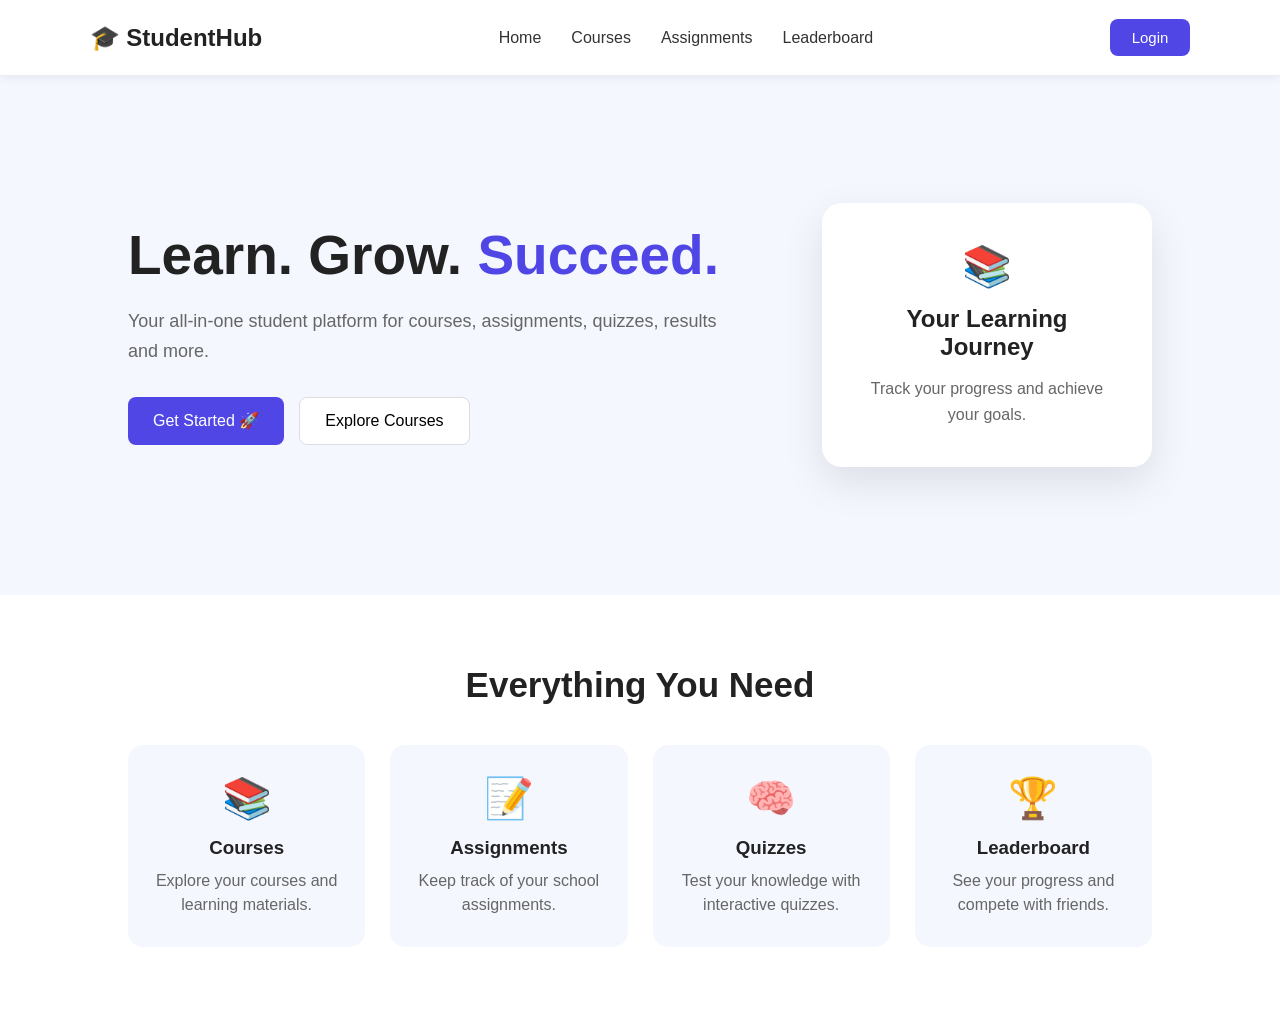
<file: index.html>
<!DOCTYPE html>
<html lang="en">
<head>
    <meta charset="UTF-8">
    <meta name="viewport" content="width=device-width, initial-scale=1.0">

    <title>StudentHub</title>

    <link rel="stylesheet" href="style.css">
</head>

<body>

    <!-- NAVBAR -->
    <header class="navbar">

        <div class="logo">
            🎓 StudentHub
        </div>

        <nav>
            <a href="#">Home</a>
            <a href="#">Courses</a>
            <a href="#">Assignments</a>
            <a href="#">Leaderboard</a>
        </nav>

        <button class="login-btn">
            Login
        </button>

    </header>


    <!-- HERO SECTION -->
    <section class="hero">

        <div class="hero-text">

            <h1>
                Learn. Grow. <span>Succeed.</span>
            </h1>

            <p>
                Your all-in-one student platform for courses,
                assignments, quizzes, results and more.
            </p>

            <div class="hero-buttons">

                <button class="start-btn">
                    Get Started 🚀
                </button>

                <button class="learn-btn">
                    Explore Courses
                </button>

            </div>

        </div>


        <div class="hero-card">

            <div class="card-icon">
                📚
            </div>

            <h2>
                Your Learning Journey
            </h2>

            <p>
                Track your progress and achieve your goals.
            </p>

        </div>

    </section>


    <!-- FEATURES -->
    <section class="features">

        <h2>
            Everything You Need
        </h2>

        <div class="feature-container">

            <div class="feature-card">
                <div>📚</div>
                <h3>Courses</h3>
                <p>
                    Explore your courses and learning materials.
                </p>
            </div>

            <div class="feature-card">
                <div>📝</div>
                <h3>Assignments</h3>
                <p>
                    Keep track of your school assignments.
                </p>
            </div>

            <div class="feature-card">
                <div>🧠</div>
                <h3>Quizzes</h3>
                <p>
                    Test your knowledge with interactive quizzes.
                </p>
            </div>

            <div class="feature-card">
                <div>🏆</div>
                <h3>Leaderboard</h3>
                <p>
                    See your progress and compete with friends.
                </p>
            </div>

        </div>

    </section>


    <script src="script.js"></script>

</body>
</html>
</file>
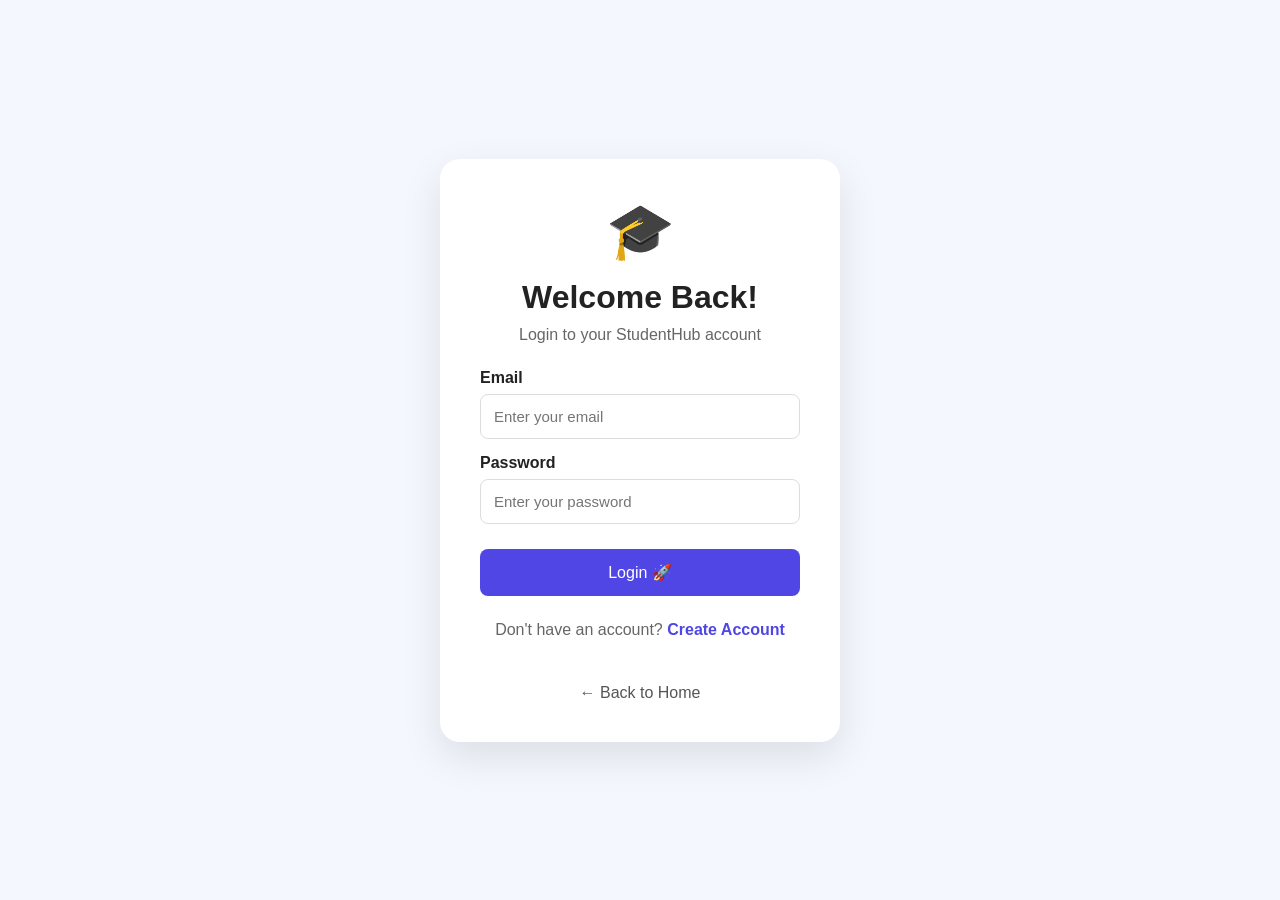
<file: dashboard.html>
<!DOCTYPE html>
<html lang="en">
<head>
    <meta charset="UTF-8">
    <meta name="viewport" content="width=device-width, initial-scale=1.0">

    <title>StudentHub Dashboard</title>

    <link rel="stylesheet" href="style.css">
</head>

<body>

    <!-- NAVBAR -->
    <header class="navbar">

        <div class="logo">
            🎓 StudentHub
        </div>

        <button id="logoutBtn">
            Logout
        </button>

    </header>


    <!-- DASHBOARD -->
    <main class="dashboard">

        <section class="welcome">

            <h1>
                Welcome, <span id="studentName">Student</span>! 👋
            </h1>

            <p>
                Welcome to your StudentHub dashboard.
            </p>

        </section>


        <!-- DASHBOARD CARDS -->
        <section class="dashboard-cards">

            <div class="dashboard-card">
                <div class="card-icon">📚</div>

                <h2>Courses</h2>

                <p>
                    View and manage your courses.
                </p>

                <button>
                    View Courses
                </button>
            </div>


            <div class="dashboard-card">
                <div class="card-icon">📝</div>

                <h2>Assignments</h2>

                <p>
                    Check your assignments.
                </p>

                <button>
                    View Assignments
                </button>
            </div>


            <div class="dashboard-card">
                <div class="card-icon">🧠</div>

                <h2>Quizzes</h2>

                <p>
                    Test your knowledge.
                </p>

                <button>
                    Take Quiz
                </button>
            </div>


            <div class="dashboard-card">
                <div class="card-icon">🏆</div>

                <h2>Leaderboard</h2>

                <p>
                    See student rankings.
                </p>

                <button>
                    View Leaderboard
                </button>
            </div>

        </section>

    </main>


    <script src="dashboard.js"></script>

</body>
</html>
</file>
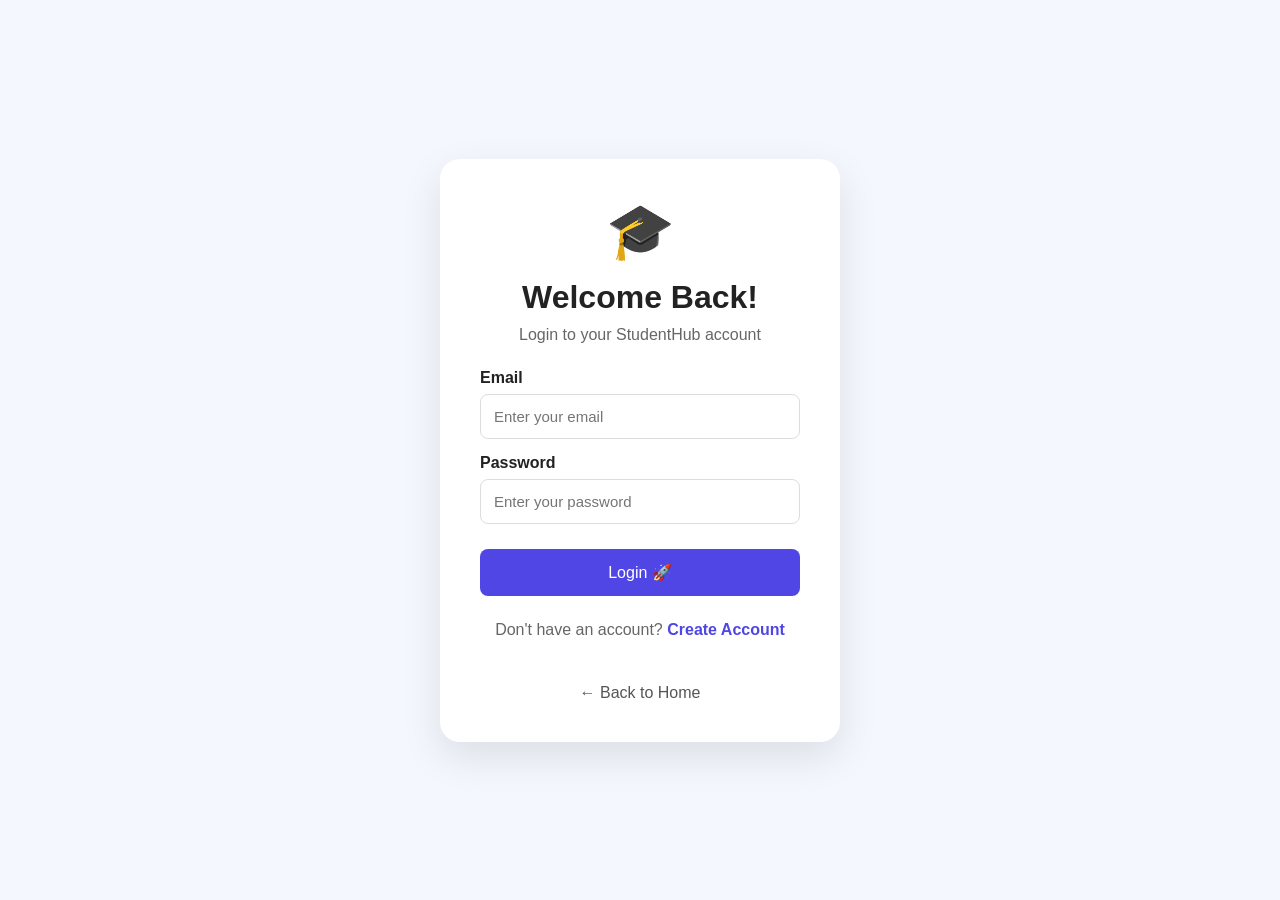
<file: login.html>
<!DOCTYPE html>
<html lang="en">

<head>

    <meta charset="UTF-8">

    <meta
        name="viewport"
        content="width=device-width, initial-scale=1.0"
    >

    <title>StudentHub - Login</title>

    <link rel="stylesheet" href="style.css">

</head>


<body>


    <!-- LOGIN CONTAINER -->

    <div class="login-container">


        <!-- LOGIN BOX -->

        <div class="login-box">


            <!-- ICON -->

            <div class="login-icon">
                🎓
            </div>


            <!-- TITLE -->

            <h1>
                Welcome Back!
            </h1>


            <p>
                Login to your StudentHub account
            </p>


            <!-- LOGIN FORM -->

            <form id="loginForm">


                <!-- EMAIL -->

                <label for="loginEmail">
                    Email
                </label>

                <input
                    type="email"
                    id="loginEmail"
                    placeholder="Enter your email"
                    required
                >


                <!-- PASSWORD -->

                <label for="loginPassword">
                    Password
                </label>

                <input
                    type="password"
                    id="loginPassword"
                    placeholder="Enter your password"
                    required
                >


                <!-- LOGIN BUTTON -->

                <button type="submit">
                    Login 🚀
                </button>


            </form>


            <!-- SIGNUP LINK -->

            <p class="signup-text">

                Don't have an account?

                <a href="signup.html">
                    Create Account
                </a>

            </p>


            <!-- HOME LINK -->

            <a
                href="index.html"
                class="back-home"
            >
                ← Back to Home
            </a>


        </div>

    </div>


    <!-- JAVASCRIPT -->

    <script src="script.js"></script>


</body>

</html>
</file>
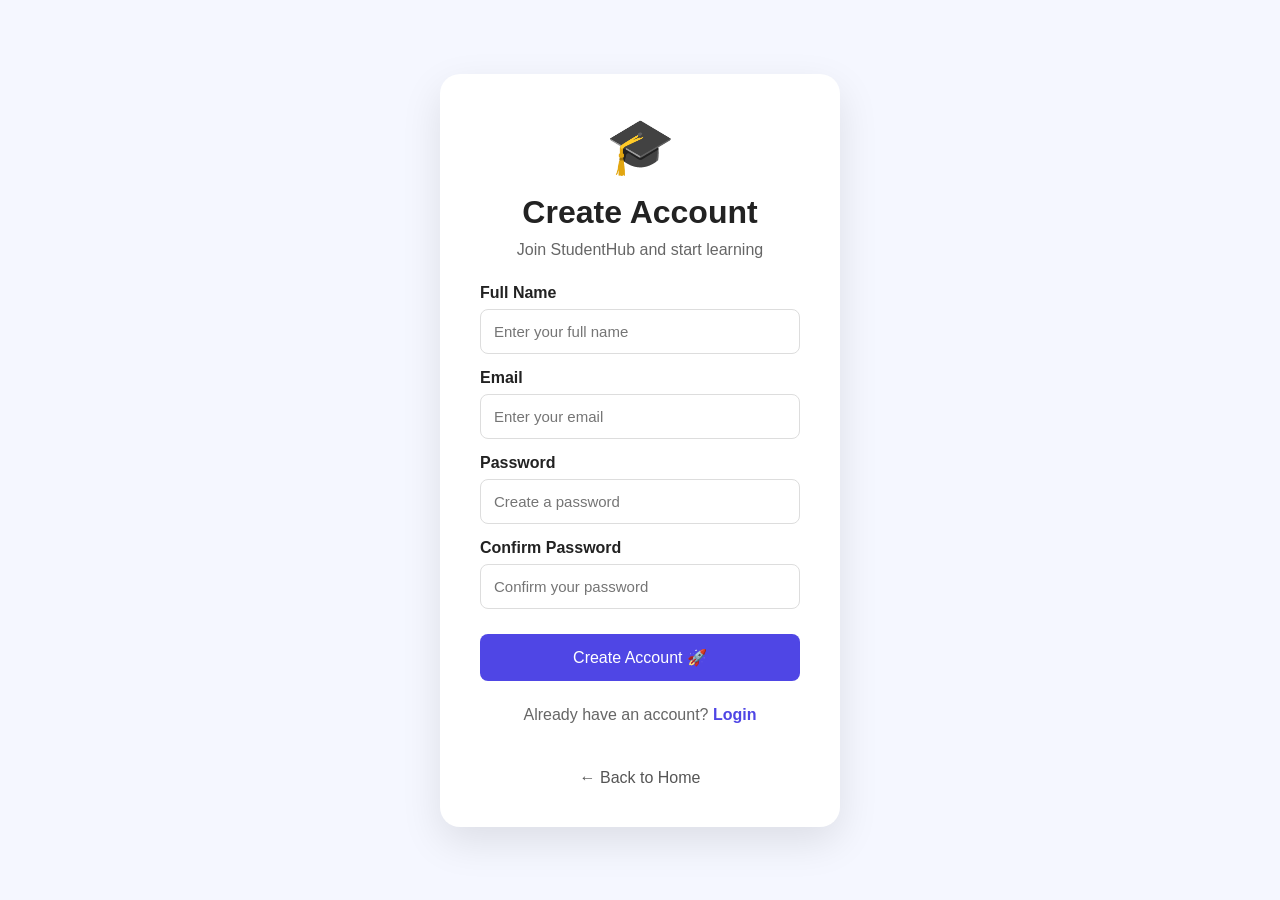
<file: signup.html>
<!DOCTYPE html>
<html lang="en">

<head>

    <meta charset="UTF-8">

    <meta
        name="viewport"
        content="width=device-width, initial-scale=1.0"
    >

    <title>StudentHub - Signup</title>

    <link rel="stylesheet" href="style.css">

</head>


<body>


    <!-- SIGNUP CONTAINER -->

    <div class="login-container">


        <!-- SIGNUP BOX -->

        <div class="login-box">


            <!-- ICON -->

            <div class="login-icon">
                🎓
            </div>


            <!-- TITLE -->

            <h1>
                Create Account
            </h1>


            <p>
                Join StudentHub and start learning
            </p>


            <!-- SIGNUP FORM -->

            <form id="signupForm">


                <!-- FULL NAME -->

                <label for="fullname">
                    Full Name
                </label>

                <input
                    type="text"
                    id="fullname"
                    placeholder="Enter your full name"
                    required
                >


                <!-- EMAIL -->

                <label for="email">
                    Email
                </label>

                <input
                    type="email"
                    id="email"
                    placeholder="Enter your email"
                    required
                >


                <!-- PASSWORD -->

                <label for="password">
                    Password
                </label>

                <input
                    type="password"
                    id="password"
                    placeholder="Create a password"
                    required
                >


                <!-- CONFIRM PASSWORD -->

                <label for="confirm-password">
                    Confirm Password
                </label>

                <input
                    type="password"
                    id="confirm-password"
                    placeholder="Confirm your password"
                    required
                >


                <!-- SIGNUP BUTTON -->

                <button type="submit">
                    Create Account 🚀
                </button>


            </form>


            <!-- LOGIN LINK -->

            <p class="signup-text">

                Already have an account?

                <a href="login.html">
                    Login
                </a>

            </p>


            <!-- HOME LINK -->

            <a
                href="index.html"
                class="back-home"
            >
                ← Back to Home
            </a>


        </div>

    </div>


    <!-- JAVASCRIPT -->

    <script src="script.js"></script>


</body>

</html>
</file>
<file: style.css>
* {
    margin: 0;
    padding: 0;
    box-sizing: border-box;
    font-family: Arial, Helvetica, sans-serif;
}

body {
    background: #f5f7ff;
    color: #222;
}


/* NAVBAR */

.navbar {
    height: 75px;
    display: flex;
    align-items: center;
    justify-content: space-between;
    padding: 0 7%;
    background: white;
    box-shadow: 0 2px 10px rgba(0, 0, 0, 0.08);
}

.logo {
    font-size: 24px;
    font-weight: bold;
}

nav {
    display: flex;
    gap: 30px;
}

nav a {
    text-decoration: none;
    color: #333;
    font-weight: 500;
}

nav a:hover {
    color: #4f46e5;
}

.login-btn {
    padding: 10px 22px;
    border: none;
    border-radius: 8px;
    background: #4f46e5;
    color: white;
    cursor: pointer;
    font-size: 15px;
}


/* HERO */

.hero {
    min-height: 520px;
    display: flex;
    align-items: center;
    justify-content: space-between;
    padding: 70px 10%;
    gap: 50px;
}

.hero-text {
    max-width: 600px;
}

.hero-text h1 {
    font-size: 55px;
    line-height: 1.1;
    margin-bottom: 20px;
}

.hero-text h1 span {
    color: #4f46e5;
}

.hero-text p {
    font-size: 18px;
    line-height: 1.7;
    color: #666;
    margin-bottom: 30px;
}

.hero-buttons {
    display: flex;
    gap: 15px;
}

.start-btn,
.learn-btn {
    padding: 14px 25px;
    border-radius: 8px;
    cursor: pointer;
    font-size: 16px;
}

.start-btn {
    border: none;
    background: #4f46e5;
    color: white;
}

.learn-btn {
    background: white;
    border: 1px solid #ddd;
}


/* HERO CARD */

.hero-card {
    width: 330px;
    padding: 40px;
    text-align: center;
    background: white;
    border-radius: 20px;
    box-shadow: 0 15px 40px rgba(0, 0, 0, 0.1);
}

.card-icon {
    font-size: 70px;
    margin-bottom: 20px;
}

.hero-card h2 {
    margin-bottom: 15px;
}

.hero-card p {
    color: #666;
    line-height: 1.6;
}


/* FEATURES */

.features {
    padding: 70px 10%;
    background: white;
    text-align: center;
}

.features > h2 {
    font-size: 35px;
    margin-bottom: 40px;
}

.feature-container {
    display: grid;
    grid-template-columns: repeat(4, 1fr);
    gap: 25px;
}

.feature-card {
    padding: 30px 20px;
    border-radius: 15px;
    background: #f5f7ff;
}

.feature-card div {
    font-size: 40px;
    margin-bottom: 15px;
}

.feature-card h3 {
    margin-bottom: 10px;
}

.feature-card p {
    color: #666;
    line-height: 1.5;
}


/* MOBILE */

@media (max-width: 800px) {

    nav {
        display: none;
    }

    .hero {
        flex-direction: column;
        text-align: center;
    }

    .hero-text h1 {
        font-size: 40px;
    }

    .hero-buttons {
        justify-content: center;
    }

    .feature-container {
        grid-template-columns: 1fr;
    }
}

/* LOGIN PAGE */

.login-container {
    min-height: 100vh;
    display: flex;
    justify-content: center;
    align-items: center;
    background: #f5f7ff;
}

.login-box {
    width: 400px;
    padding: 40px;
    background: white;
    border-radius: 20px;
    box-shadow: 0 15px 40px rgba(0, 0, 0, 0.1);
    text-align: center;
}

.login-icon {
    font-size: 55px;
    margin-bottom: 15px;
}

.login-box h1 {
    margin-bottom: 10px;
}

.login-box > p {
    color: #666;
    margin-bottom: 25px;
}

.login-box form {
    text-align: left;
}

.login-box label {
    display: block;
    margin: 15px 0 7px;
    font-weight: bold;
}

.login-box input {
    width: 100%;
    padding: 13px;
    border: 1px solid #ddd;
    border-radius: 8px;
    outline: none;
    font-size: 15px;
}

.login-box input:focus {
    border-color: #4f46e5;
}

.login-box button {
    width: 100%;
    padding: 14px;
    margin-top: 25px;
    border: none;
    border-radius: 8px;
    background: #4f46e5;
    color: white;
    font-size: 16px;
    cursor: pointer;
}

.signup-text {
    margin-top: 25px;
}

.signup-text a {
    color: #4f46e5;
    text-decoration: none;
    font-weight: bold;
}

.back-home {
    display: inline-block;
    margin-top: 20px;
    color: #555;
    text-decoration: none;
}

/* ======================================
   DASHBOARD
====================================== */

.dashboard {
    padding: 50px;
    max-width: 1200px;
    margin: auto;
}


/* WELCOME SECTION */

.welcome {
    margin-bottom: 40px;
}

.welcome h1 {
    font-size: 36px;
    margin-bottom: 10px;
}

.welcome h1 span {
    color: #4f46e5;
}

.welcome p {
    color: #666;
    font-size: 18px;
}


/* LOGOUT BUTTON */

#logoutBtn {
    background: #ef4444;
    color: white;
    border: none;
    padding: 10px 20px;
    border-radius: 8px;
    cursor: pointer;
    font-size: 15px;
}

#logoutBtn:hover {
    background: #dc2626;
}


/* DASHBOARD CARDS */

.dashboard-cards {
    display: grid;
    grid-template-columns: repeat(2, 1fr);
    gap: 25px;
}


/* CARD */

.dashboard-card {
    background: white;
    padding: 30px;
    border-radius: 15px;
    box-shadow: 0 5px 20px rgba(0, 0, 0, 0.08);
    transition: 0.3s;
}

.dashboard-card:hover {
    transform: translateY(-5px);
}


/* CARD ICON */

.card-icon {
    font-size: 40px;
    margin-bottom: 15px;
}


/* CARD TITLE */

.dashboard-card h2 {
    margin-bottom: 10px;
}


/* CARD TEXT */

.dashboard-card p {
    color: #666;
    margin-bottom: 20px;
}


/* CARD BUTTON */

.dashboard-card button {
    background: #4f46e5;
    color: white;
    border: none;
    padding: 10px 18px;
    border-radius: 8px;
    cursor: pointer;
}

.dashboard-card button:hover {
    background: #3730a3;
}


/* MOBILE */

@media (max-width: 700px) {

    .dashboard {
        padding: 25px;
    }

    .welcome h1 {
        font-size: 28px;
    }

    .dashboard-cards {
        grid-template-columns: 1fr;
    }
}
</file>
